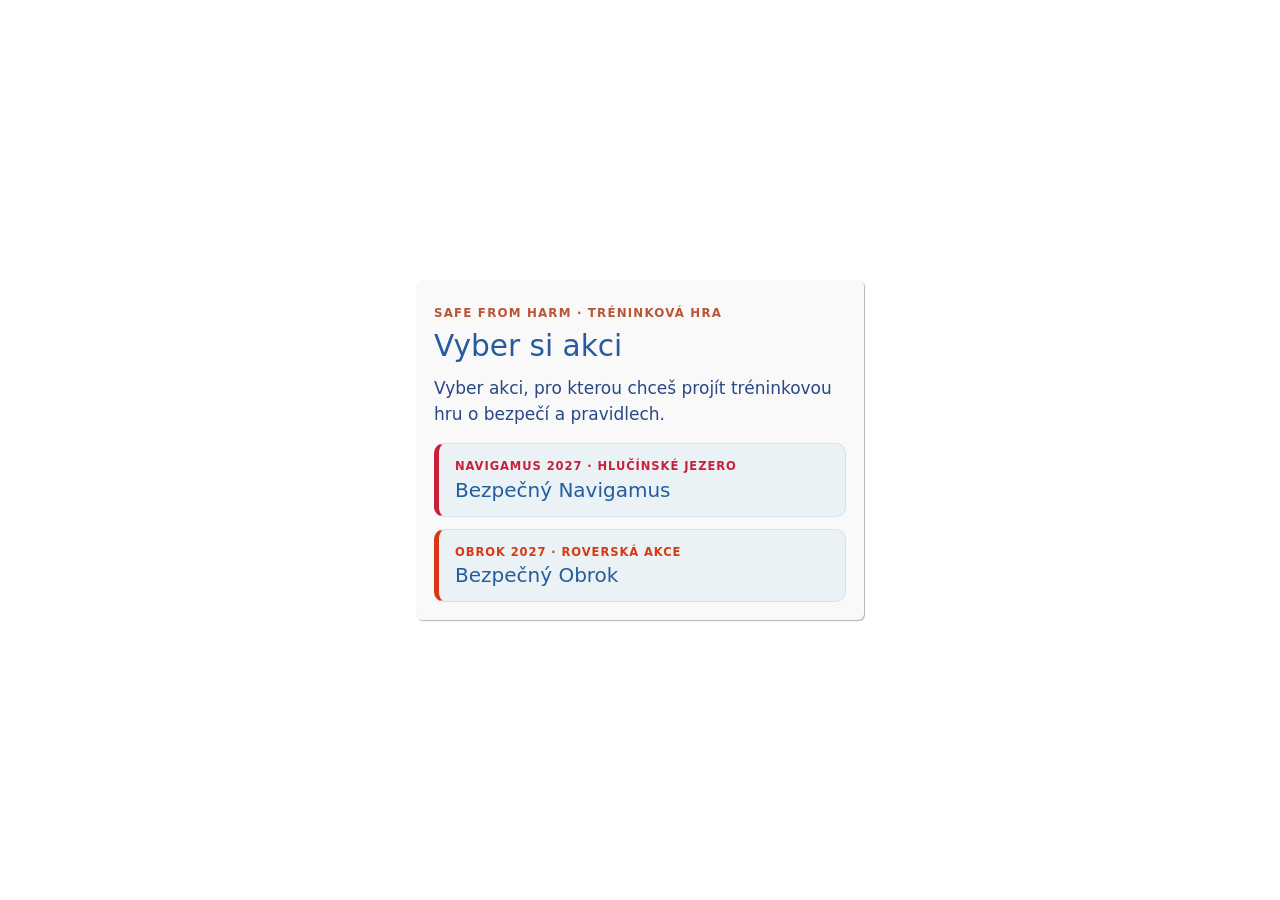
<file: index.html>
<!doctype html>
<html lang="cs">
<head>
  <meta charset="utf-8">
  <meta name="viewport" content="width=device-width, initial-scale=1, viewport-fit=cover">
  <meta name="theme-color" content="#255C9E">
  <title>Safe from Harm – Výběr akce</title>
  <link rel="stylesheet" href="style.css">
  <link rel="stylesheet" href="themes/general.css">
  <script type="module" src="js/hub.js"></script>
</head>
<body>
  <main id="app">
    <section id="screen-hub" class="screen">
      <div class="panel">
        <p class="kicker">Safe from Harm · Tréninková hra</p>
        <h1 tabindex="-1">Vyber si akci</h1>
        <p>Vyber akci, pro kterou chceš projít tréninkovou hru o bezpečí a pravidlech.</p>
        <nav id="event-list" class="event-list" aria-label="Výběr akce"></nav>
      </div>
    </section>
  </main>
</body>
</html>
</file>
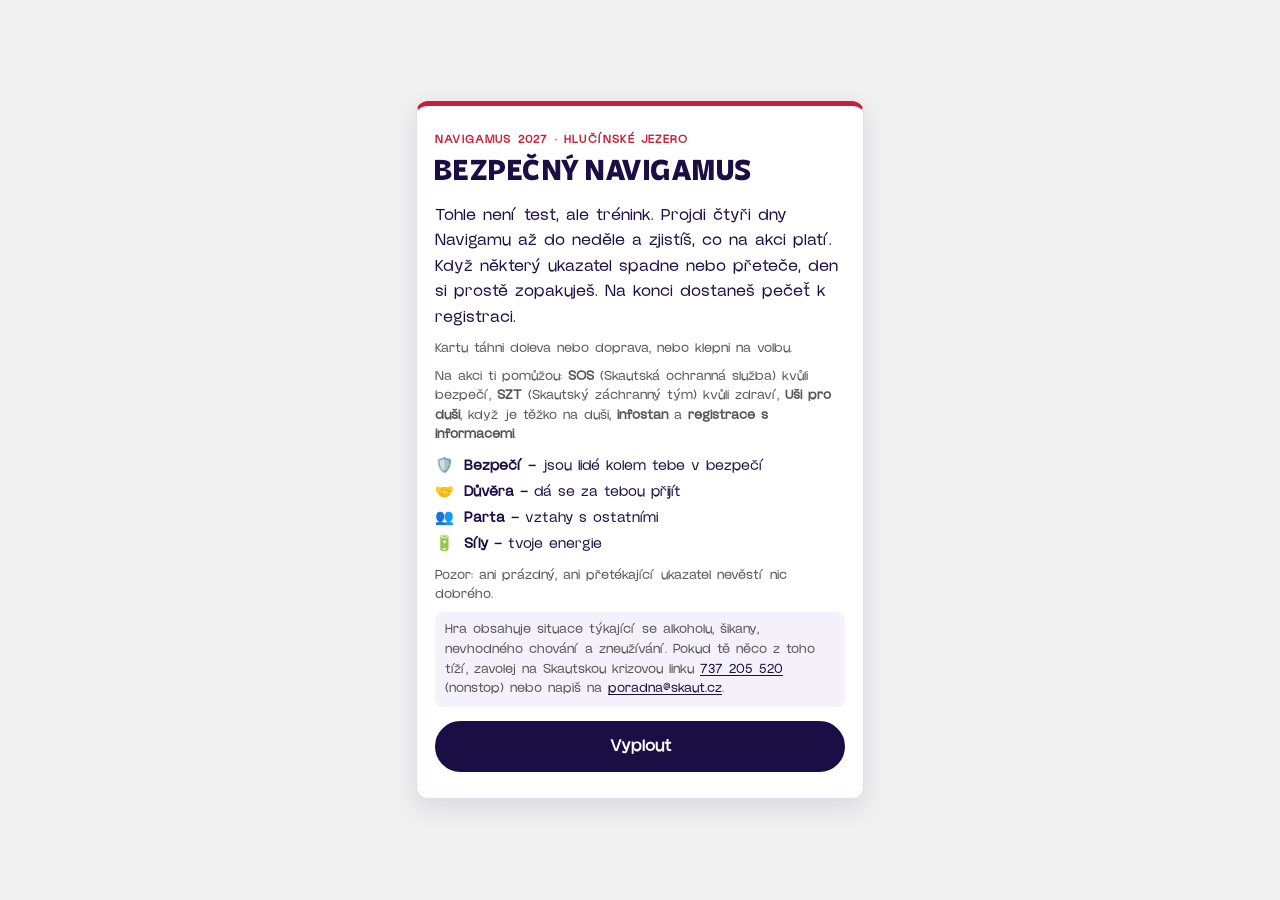
<file: navigamus/index.html>
<!doctype html>
<html lang="cs" data-event="navigamus">
<head>
  <meta charset="utf-8">
  <meta name="viewport" content="width=device-width, initial-scale=1, viewport-fit=cover">
  <meta name="theme-color" content="#1b0e44">
  <title>Bezpečný Navigamus</title>
  <link rel="stylesheet" href="../style.css">
  <link id="event-theme" rel="stylesheet" href="../themes/navigamus.css">
  <script type="module" src="../js/game.js"></script>
</head>
<body>
  <main id="app"></main>
</body>
</html>
</file>
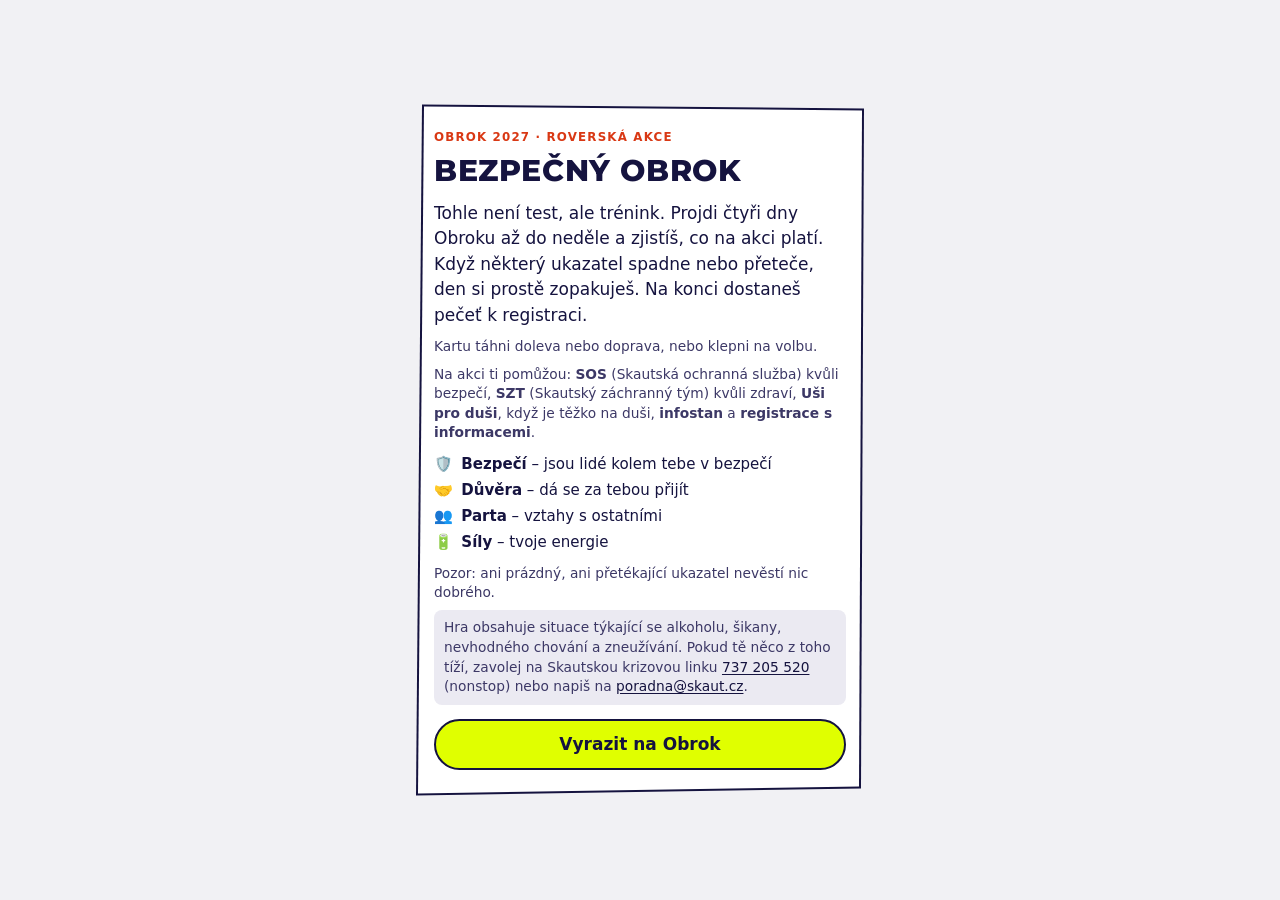
<file: obrok/index.html>
<!doctype html>
<html lang="cs" data-event="obrok">
<head>
  <meta charset="utf-8">
  <meta name="viewport" content="width=device-width, initial-scale=1, viewport-fit=cover">
  <meta name="theme-color" content="#15133F">
  <title>Bezpečný Obrok</title>
  <link rel="stylesheet" href="../style.css">
  <link id="event-theme" rel="stylesheet" href="../themes/obrok.css">
  <script type="module" src="../js/game.js"></script>
</head>
<body>
  <main id="app"></main>
</body>
</html>
</file>
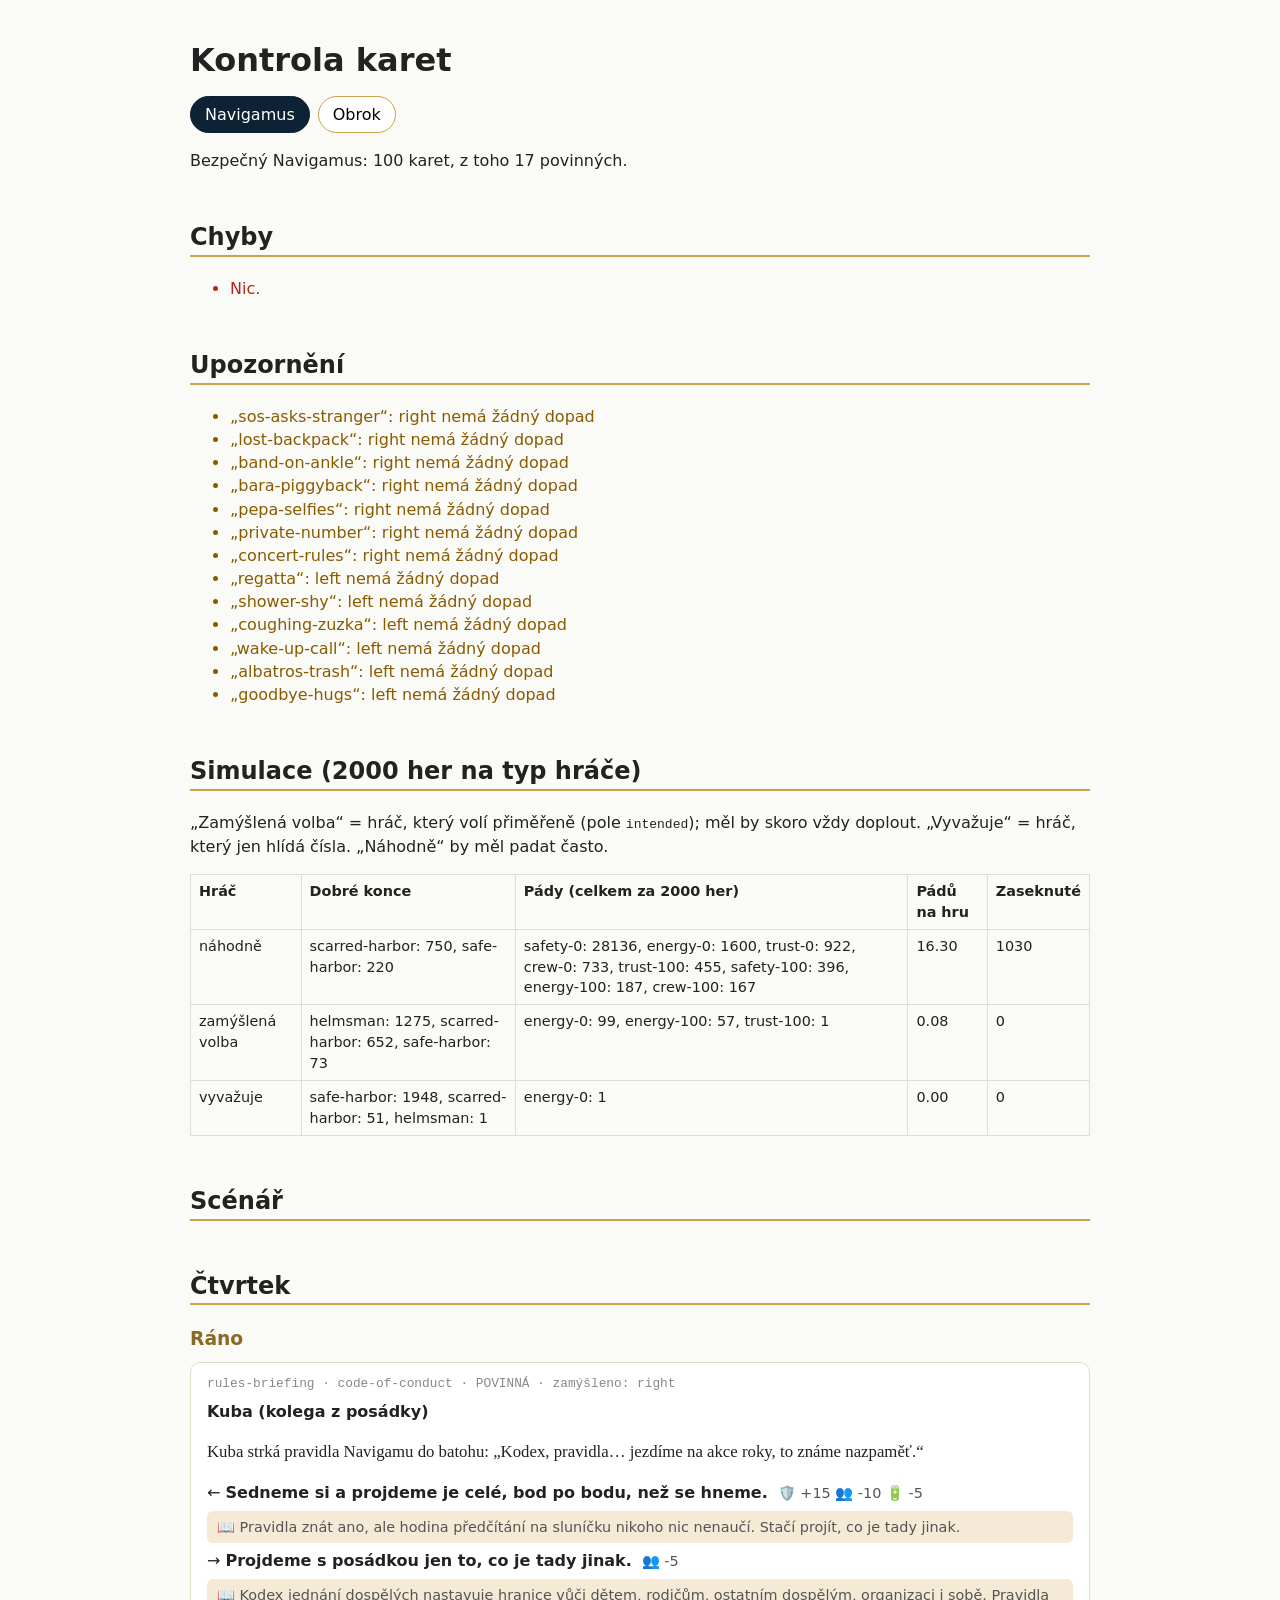
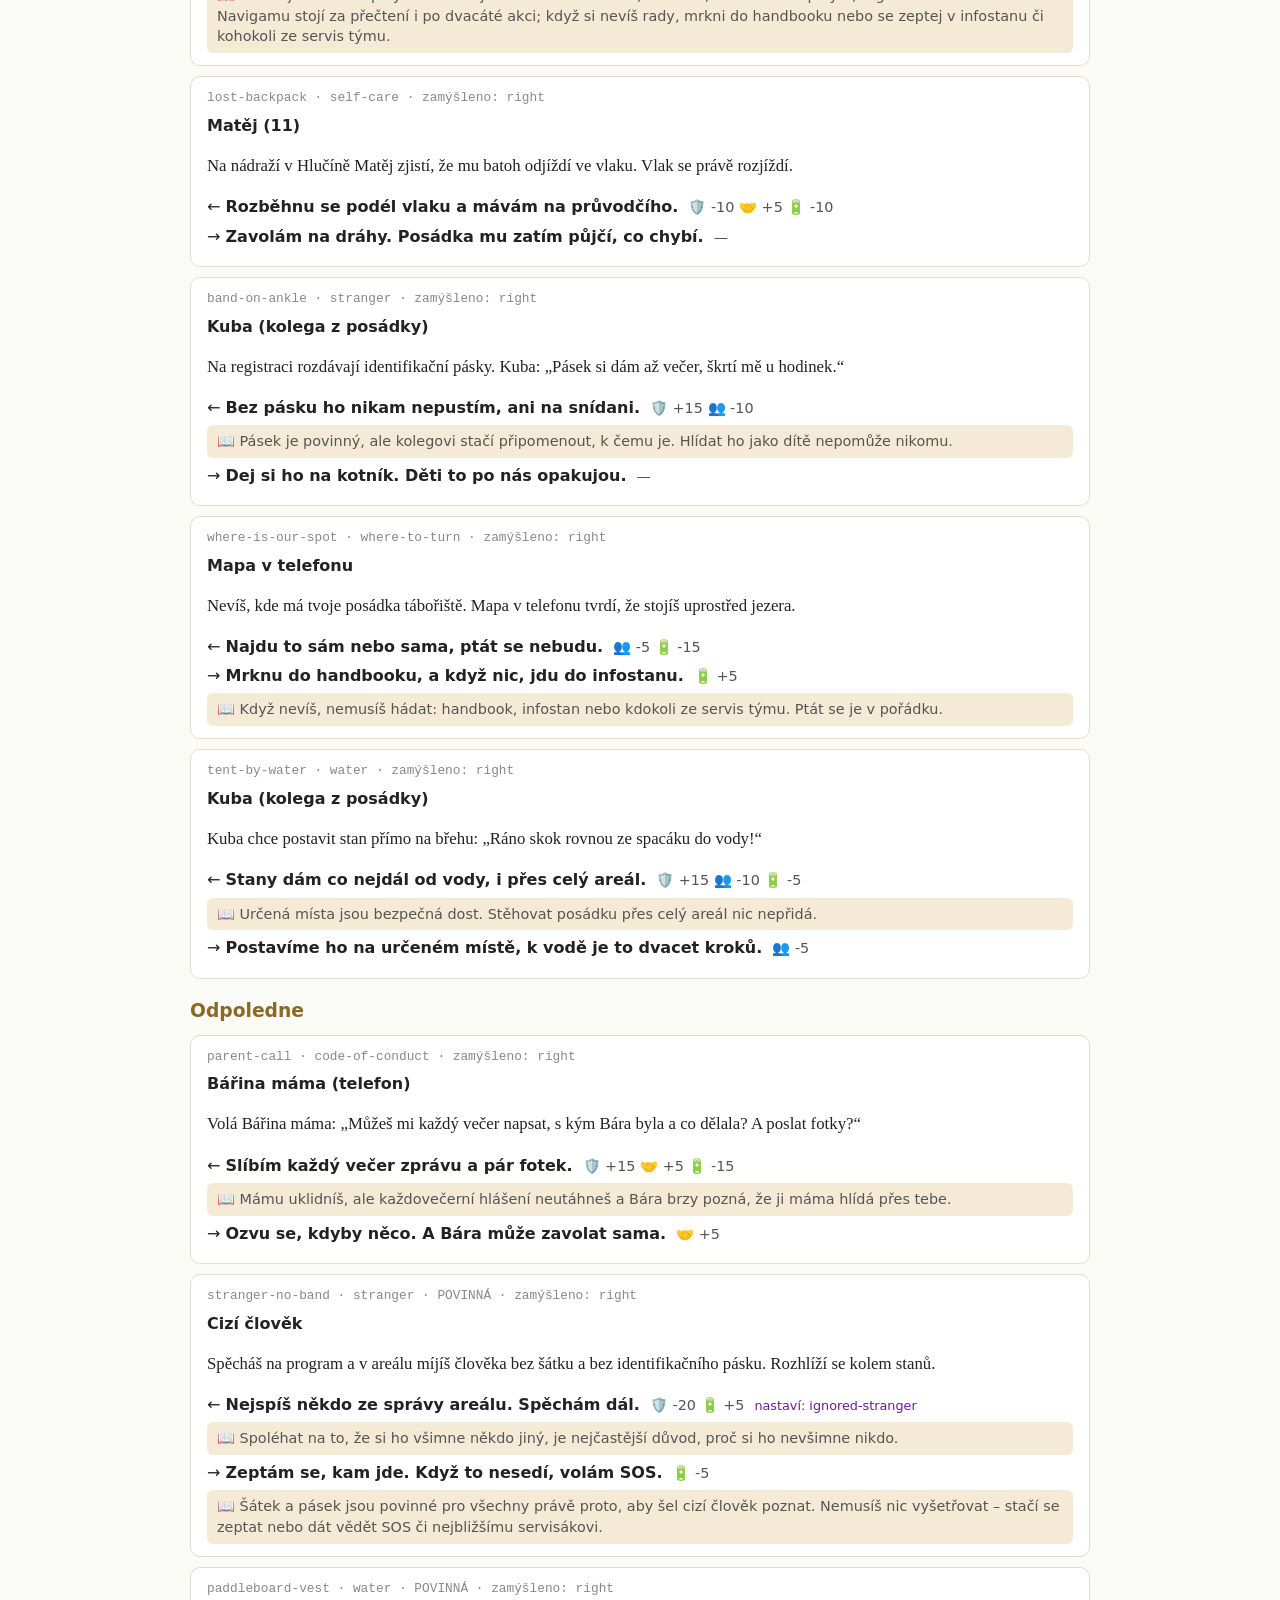
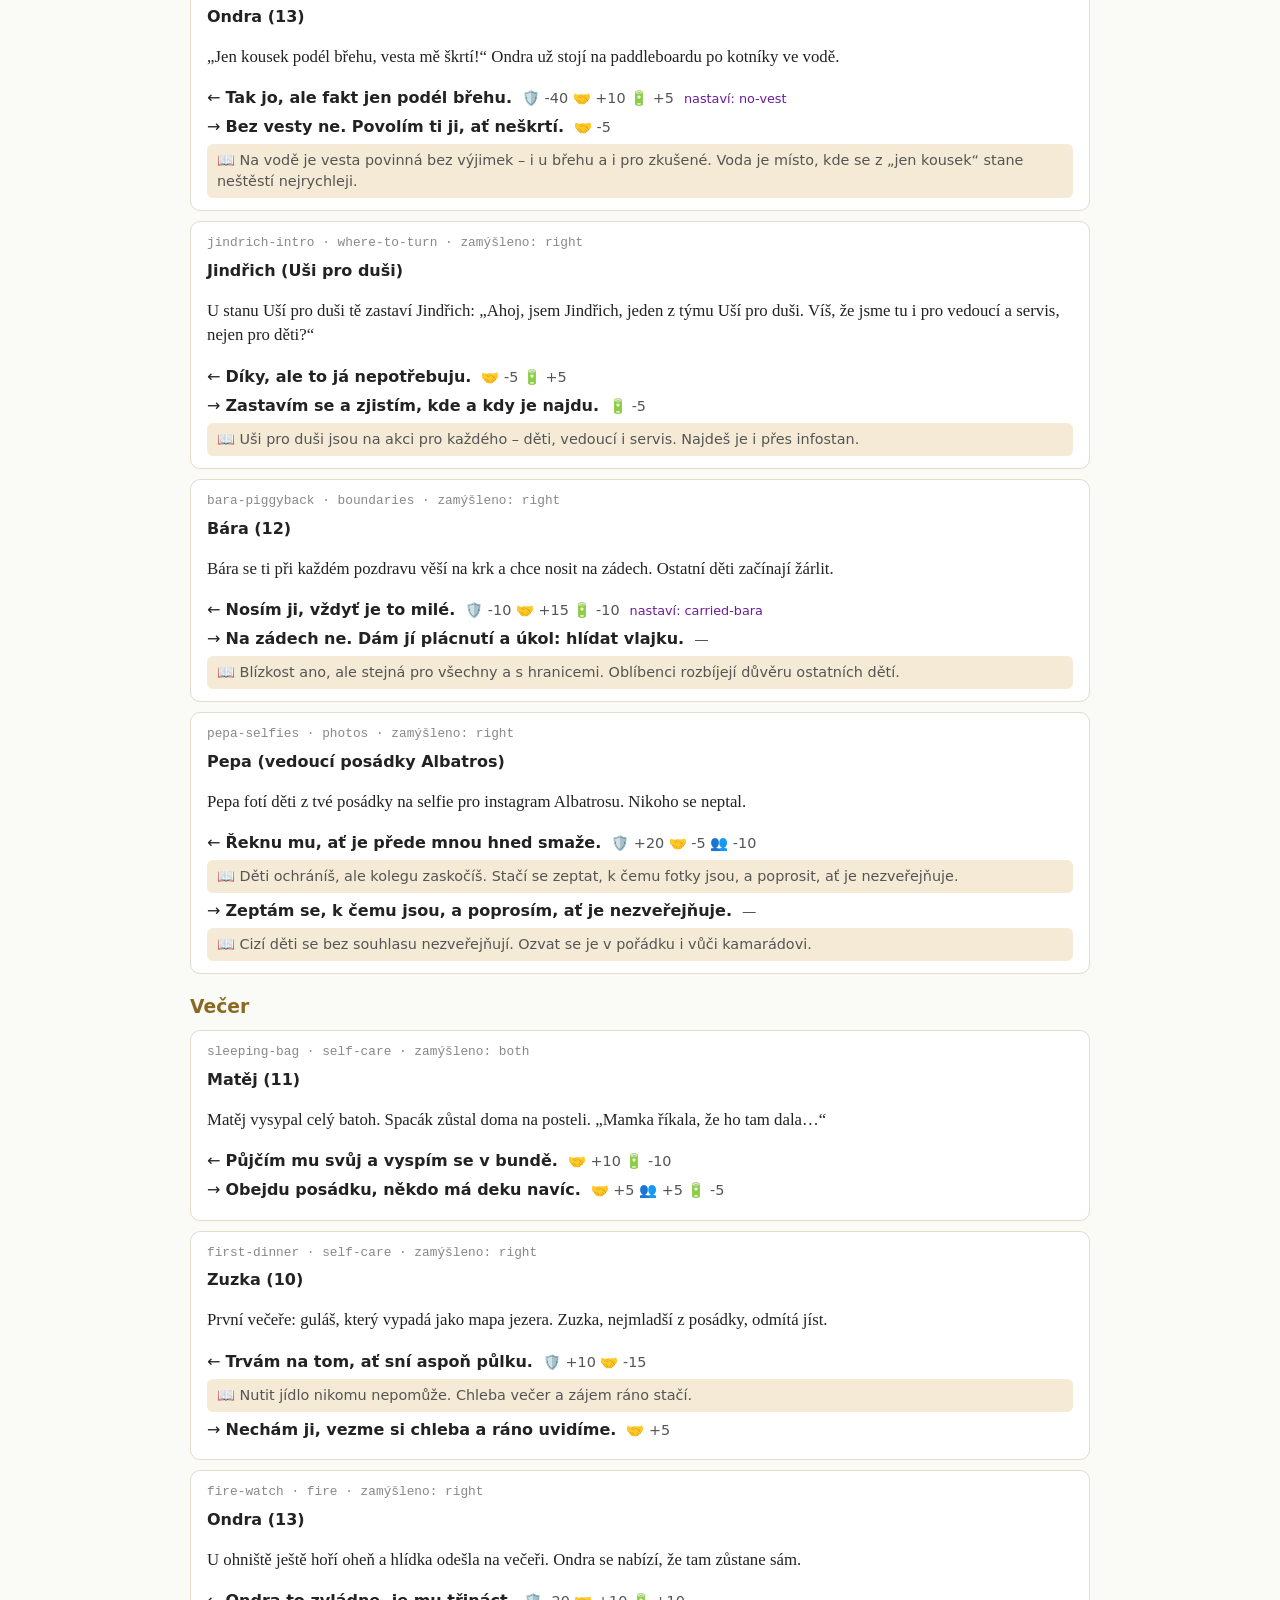
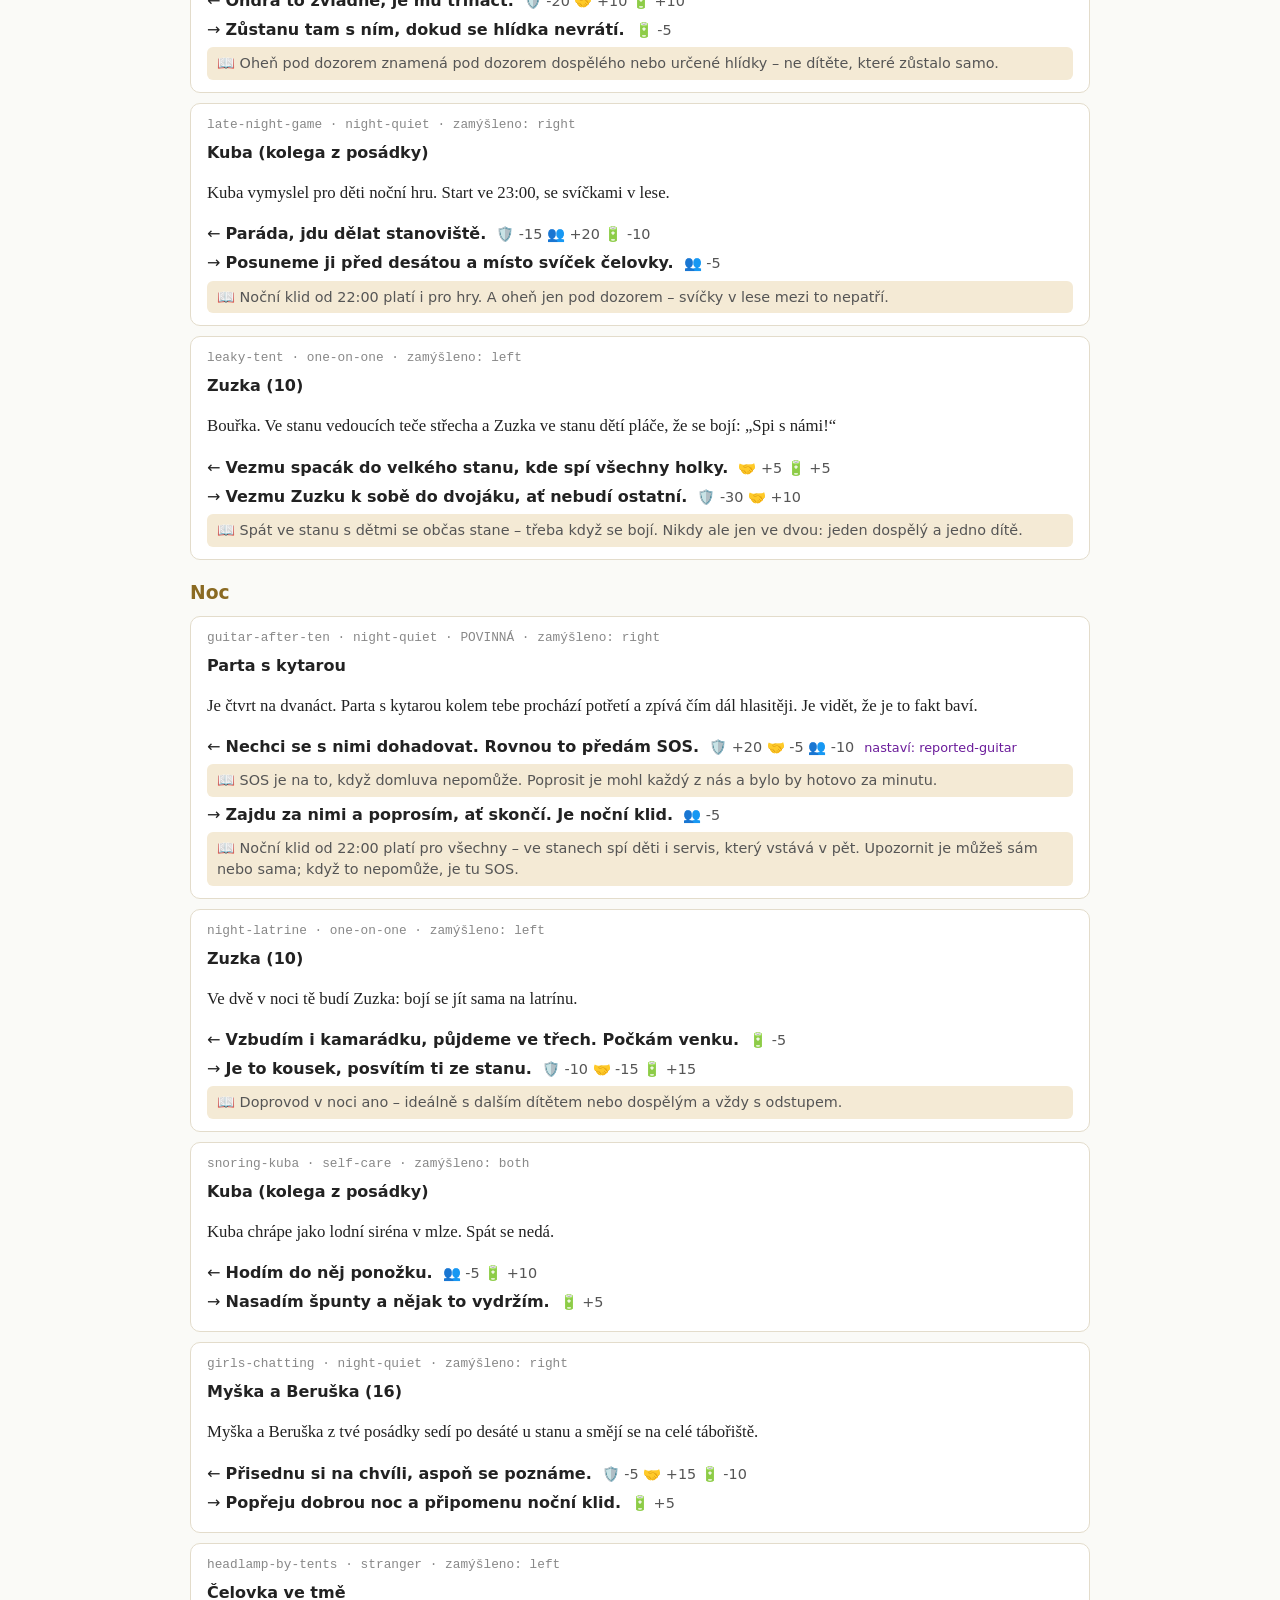
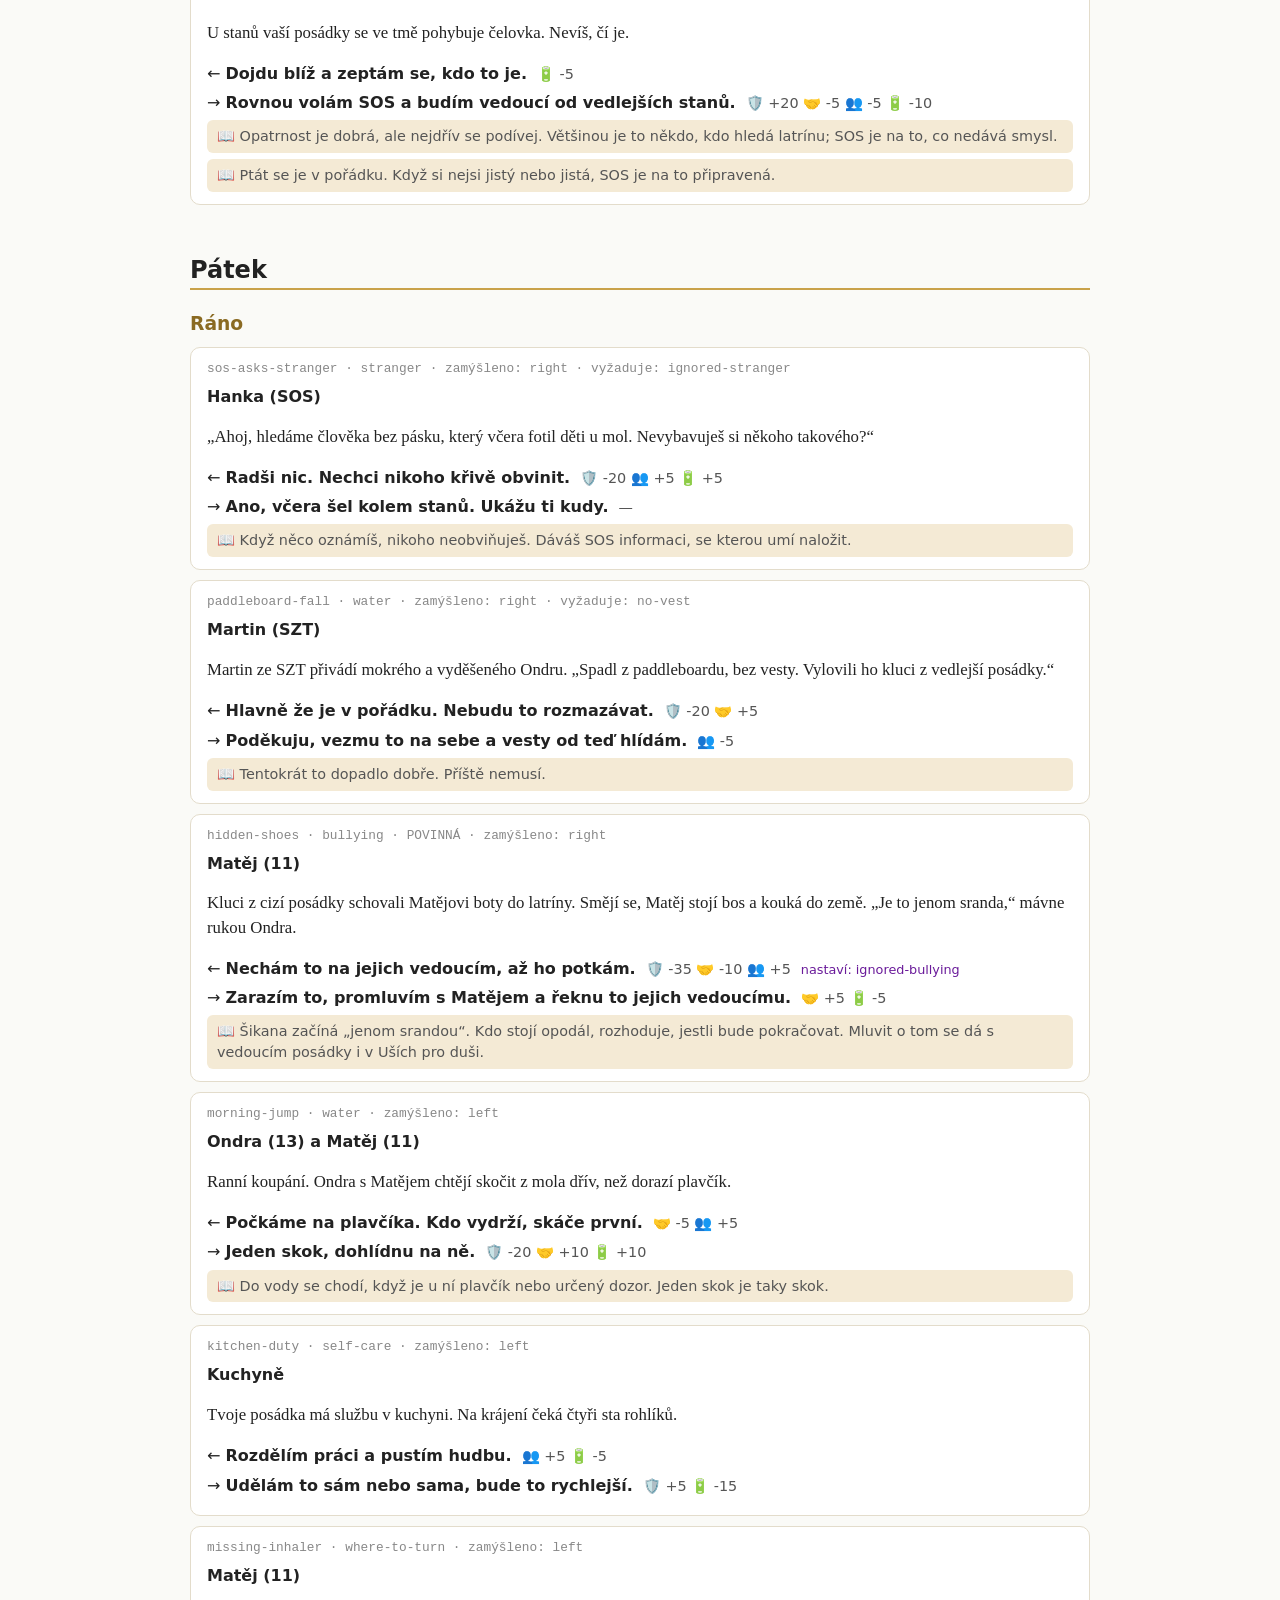
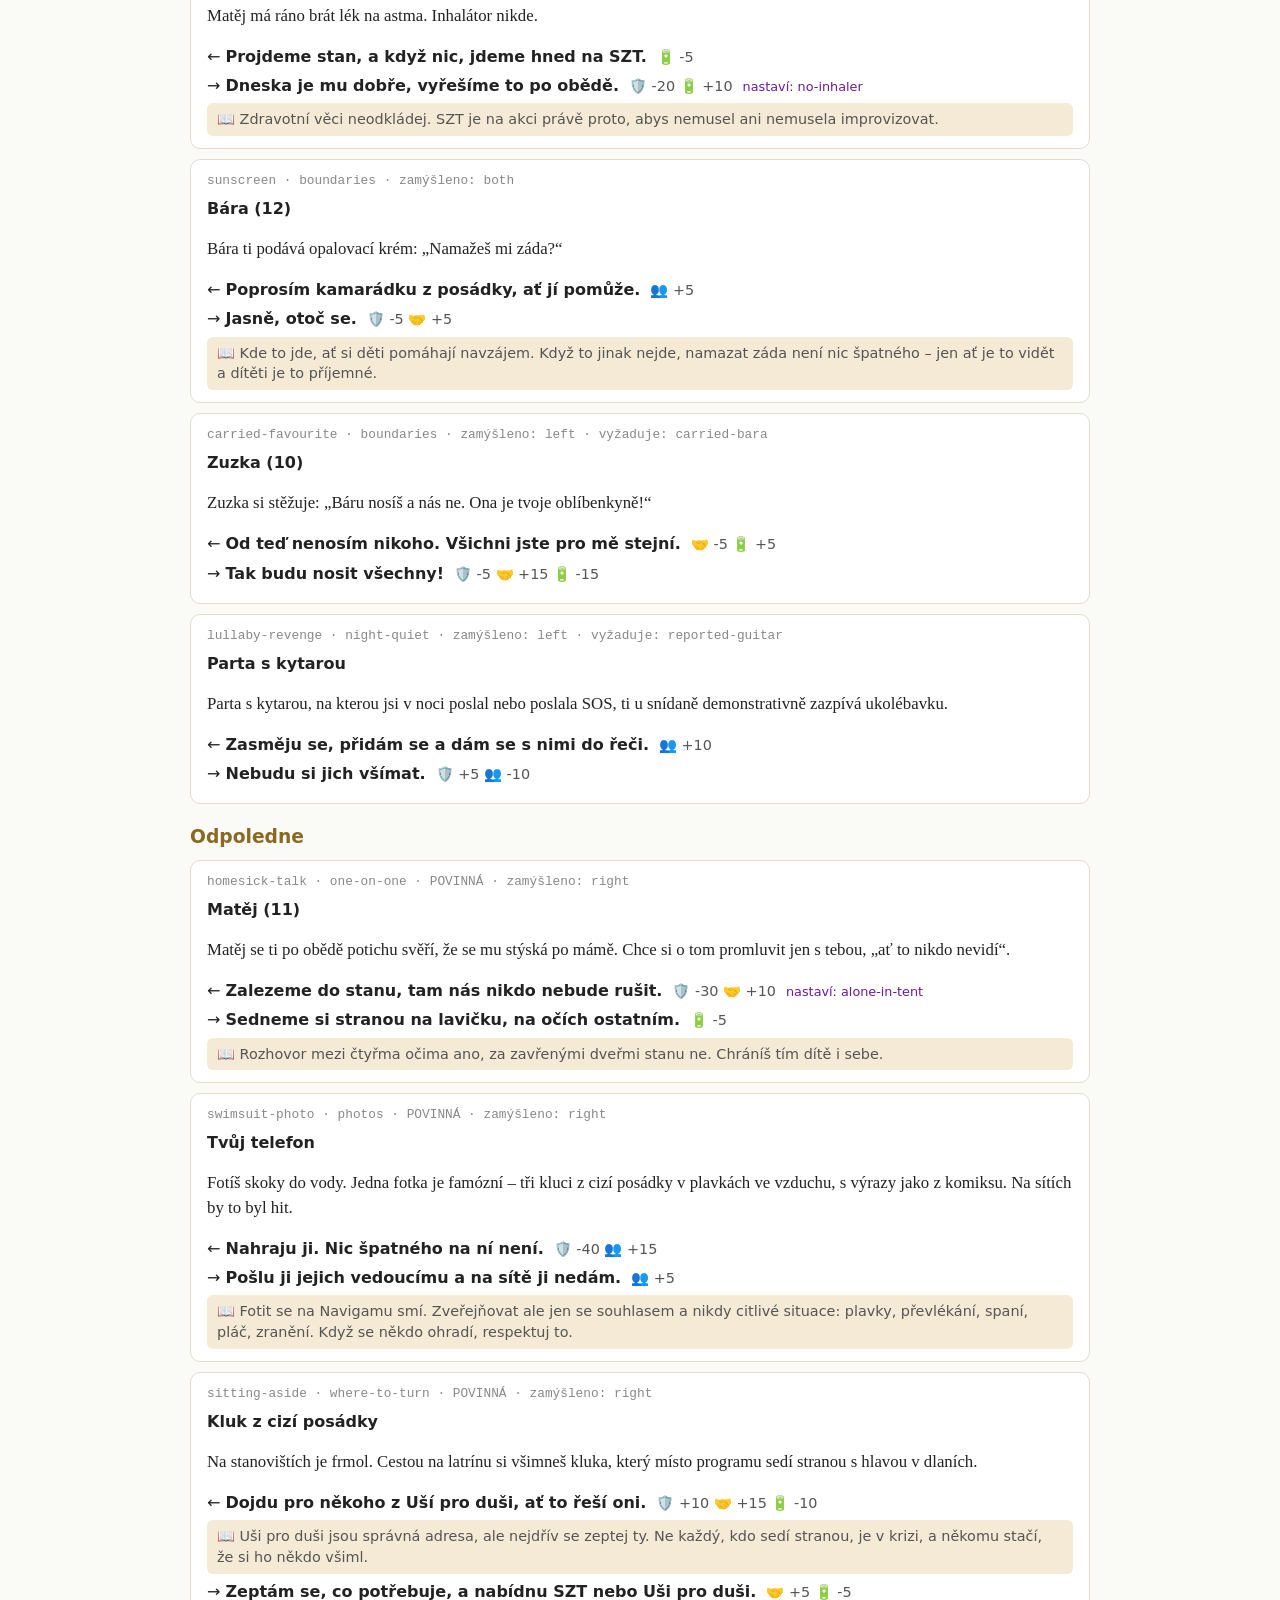
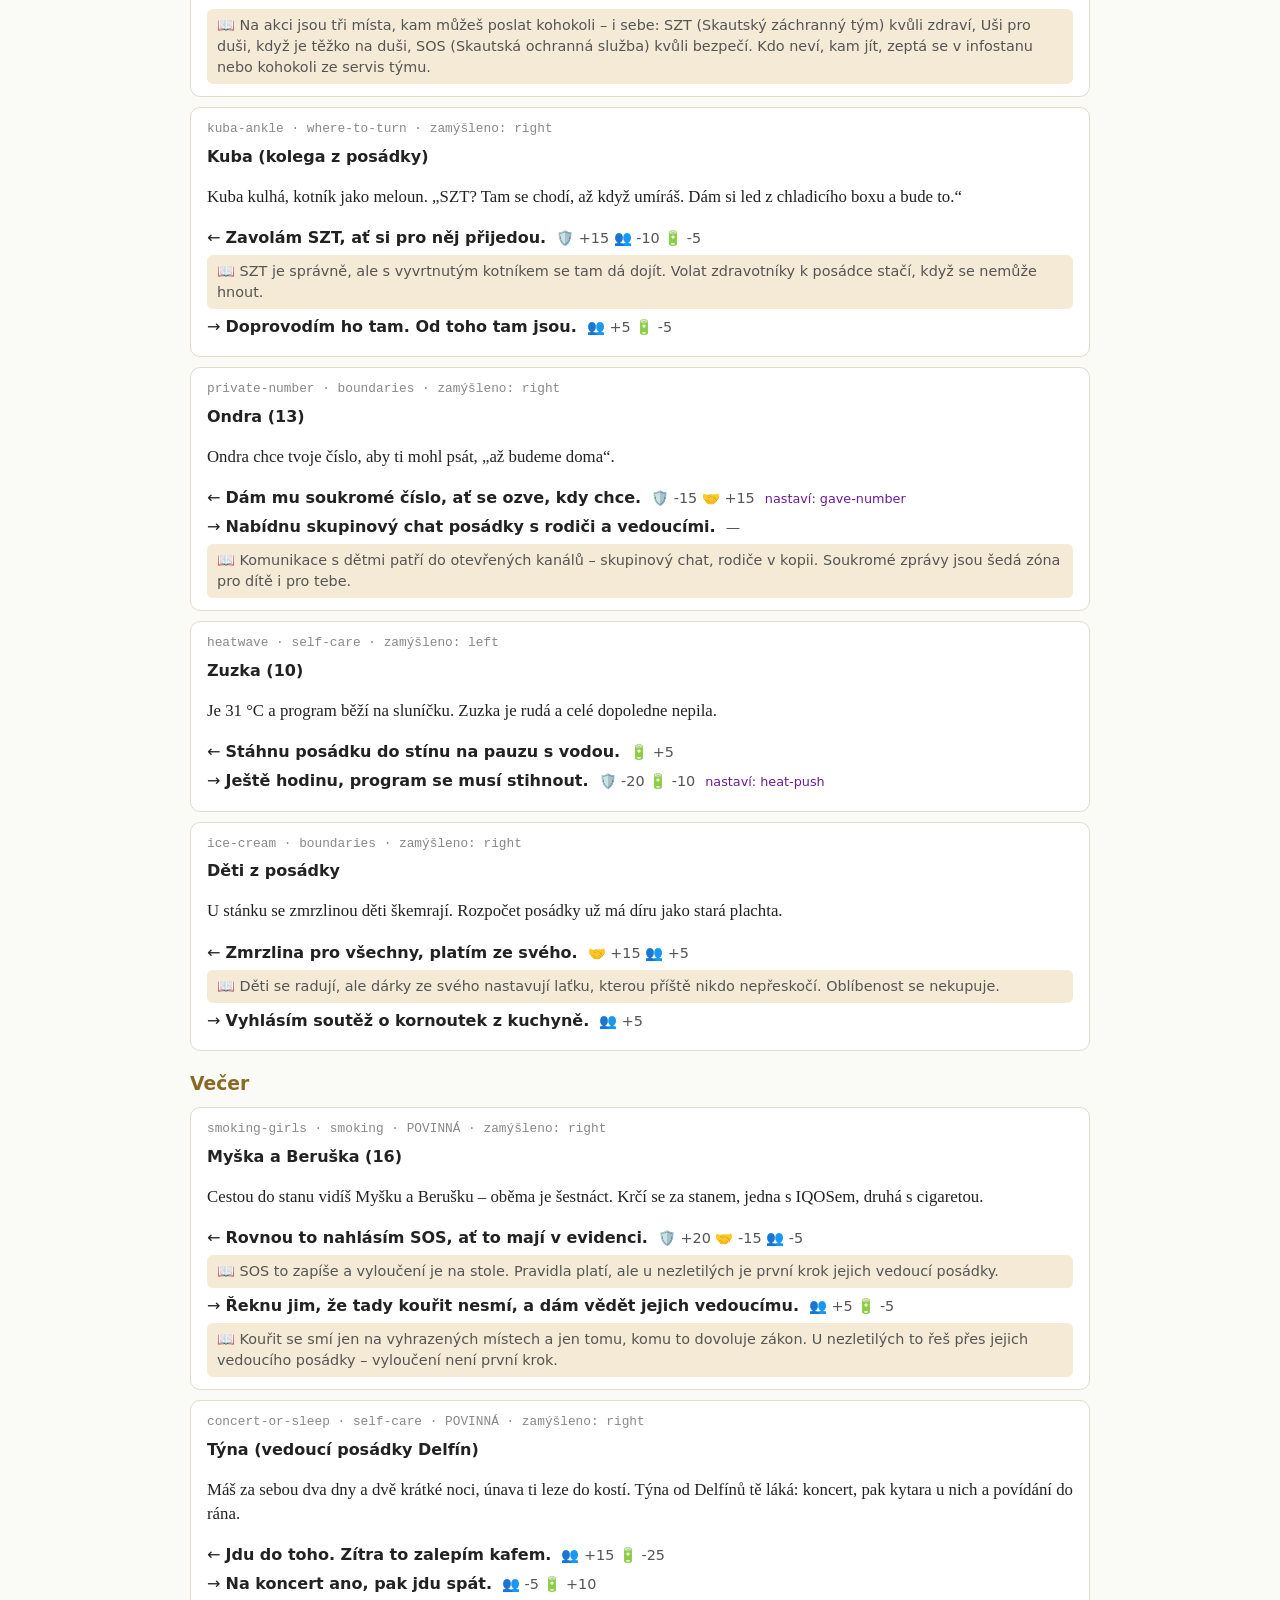
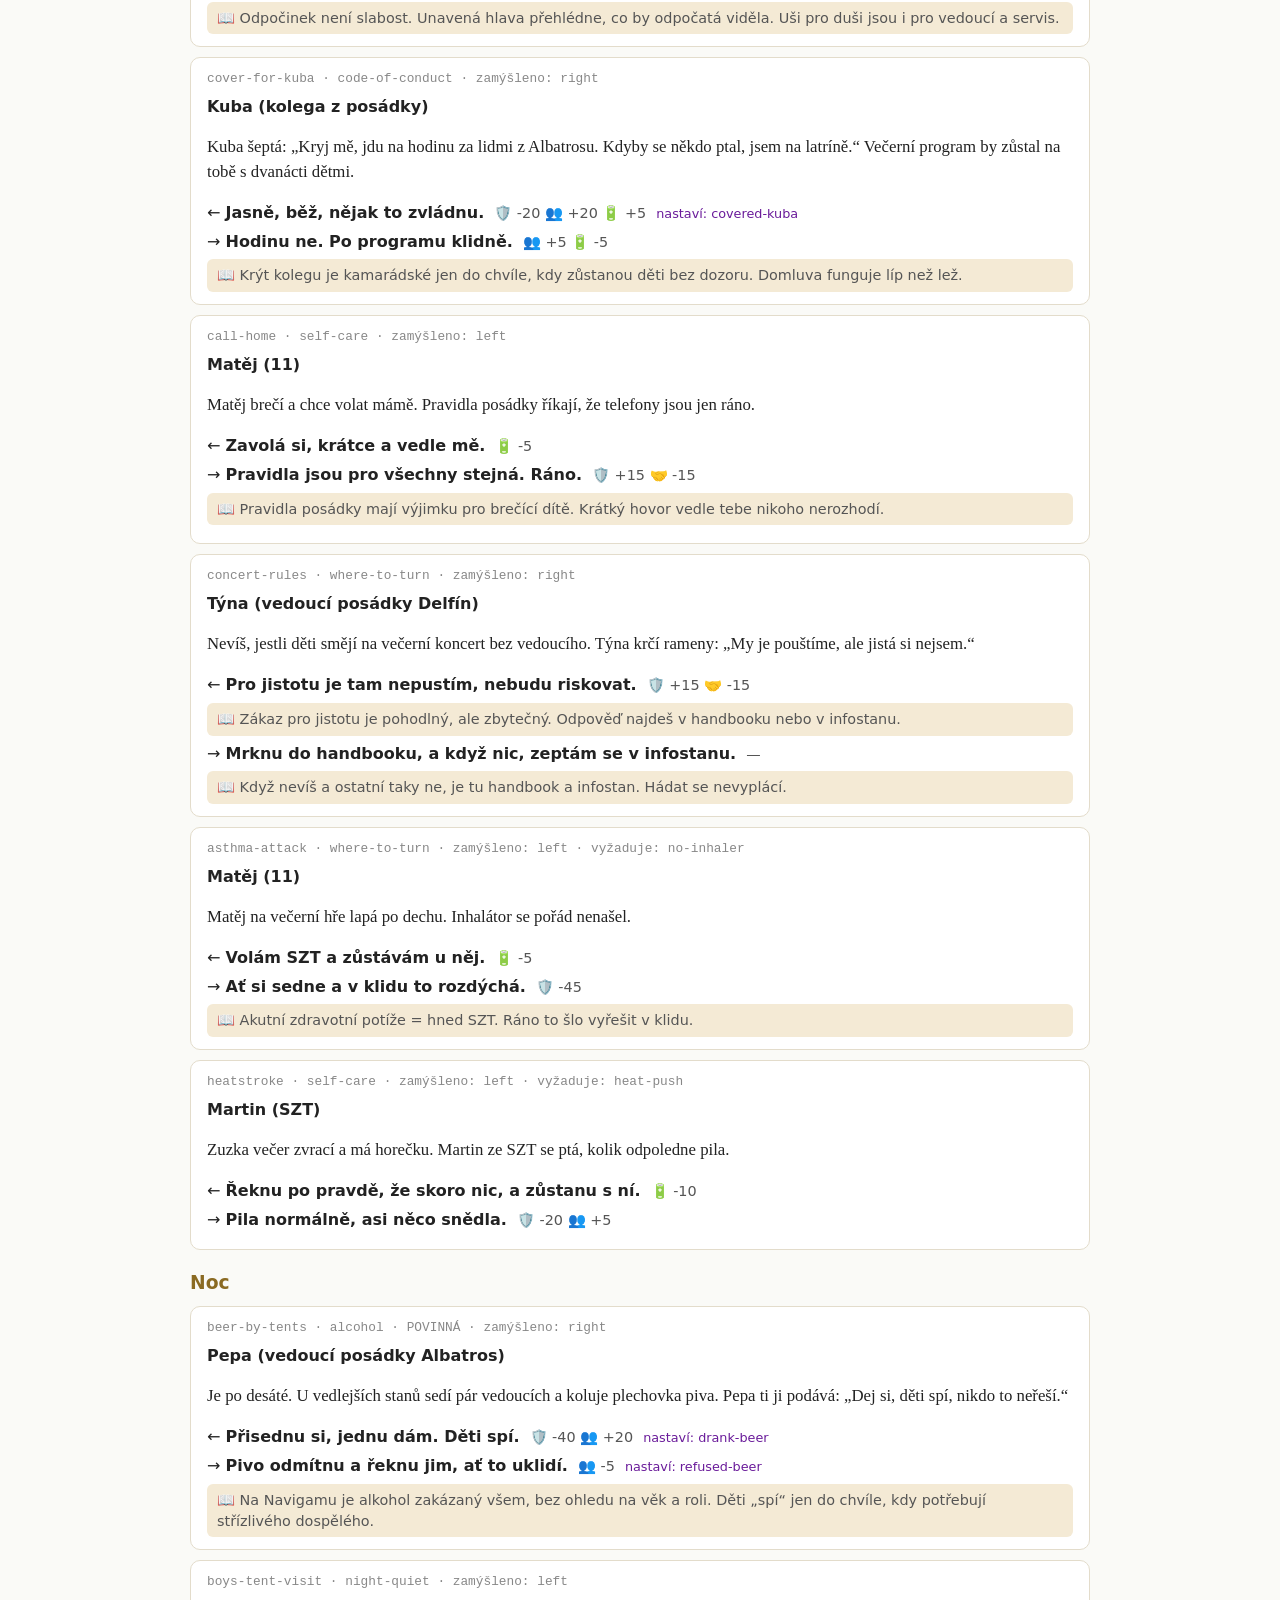
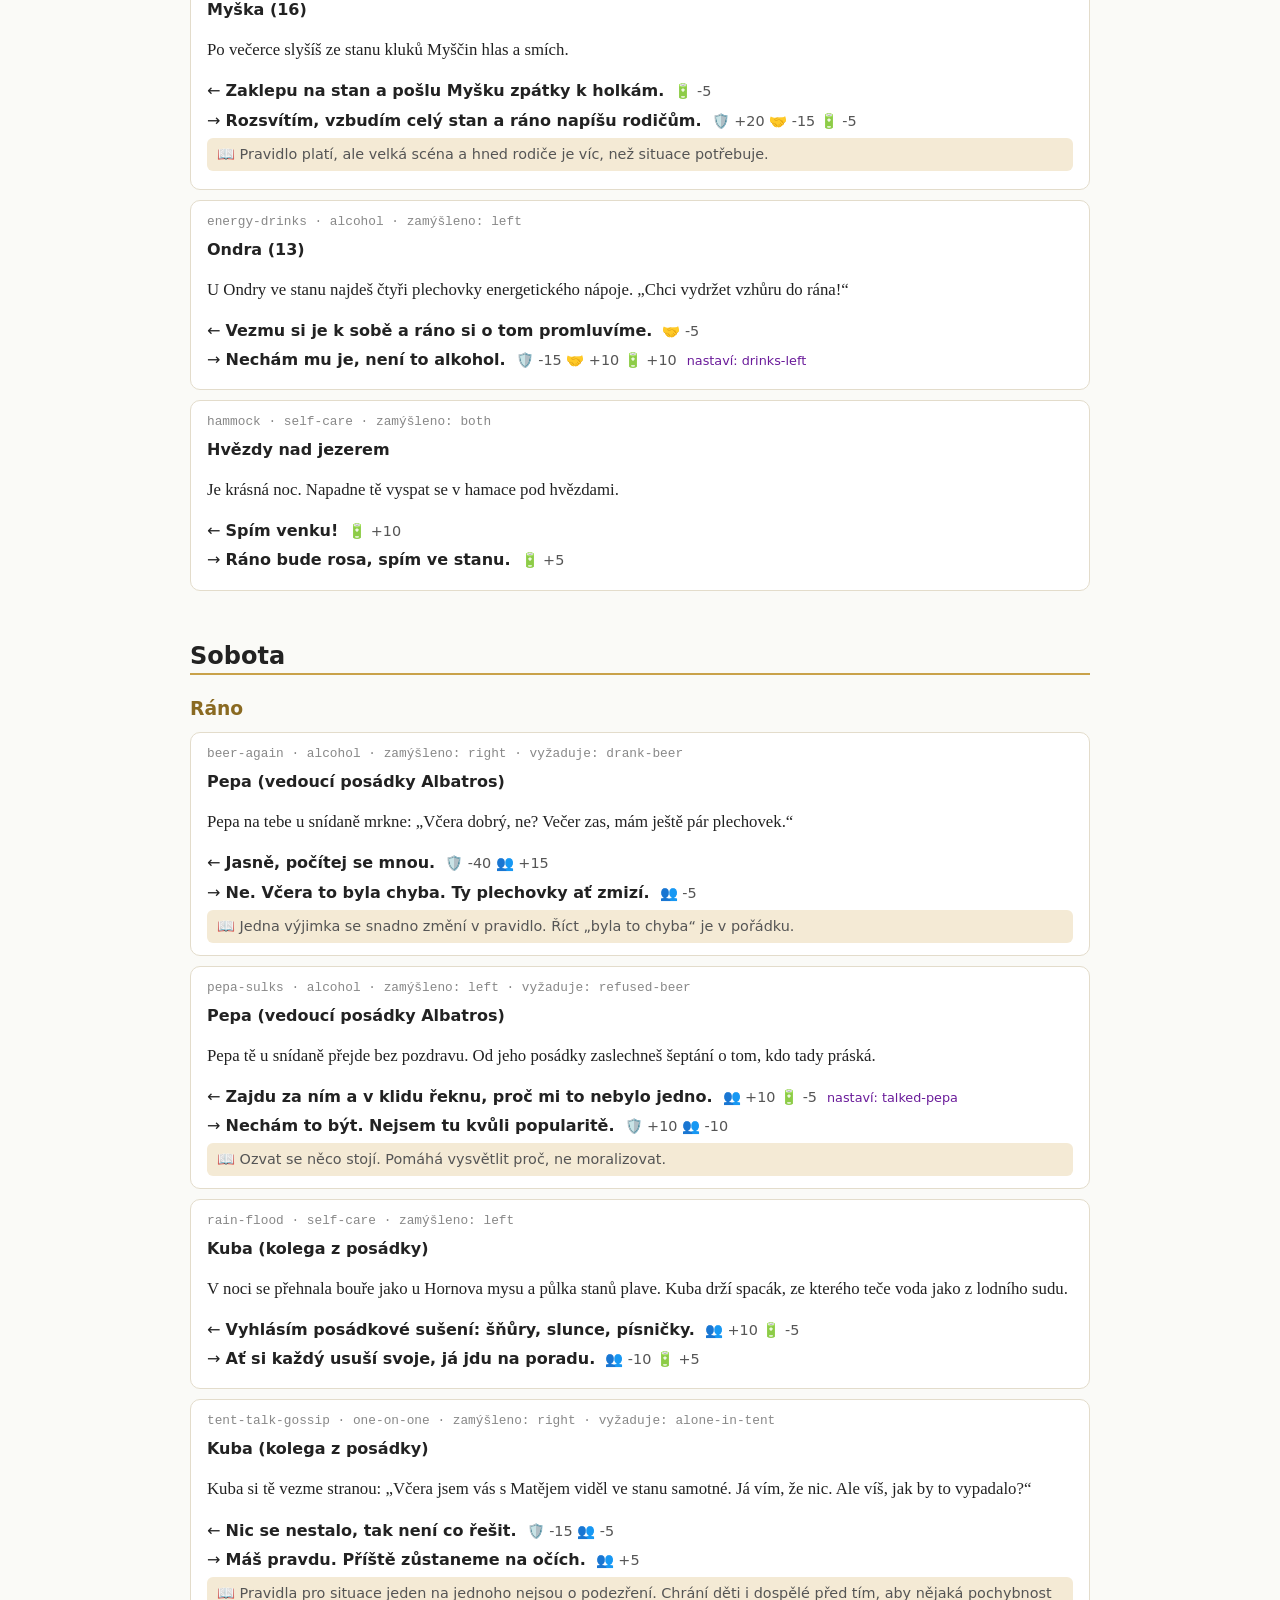
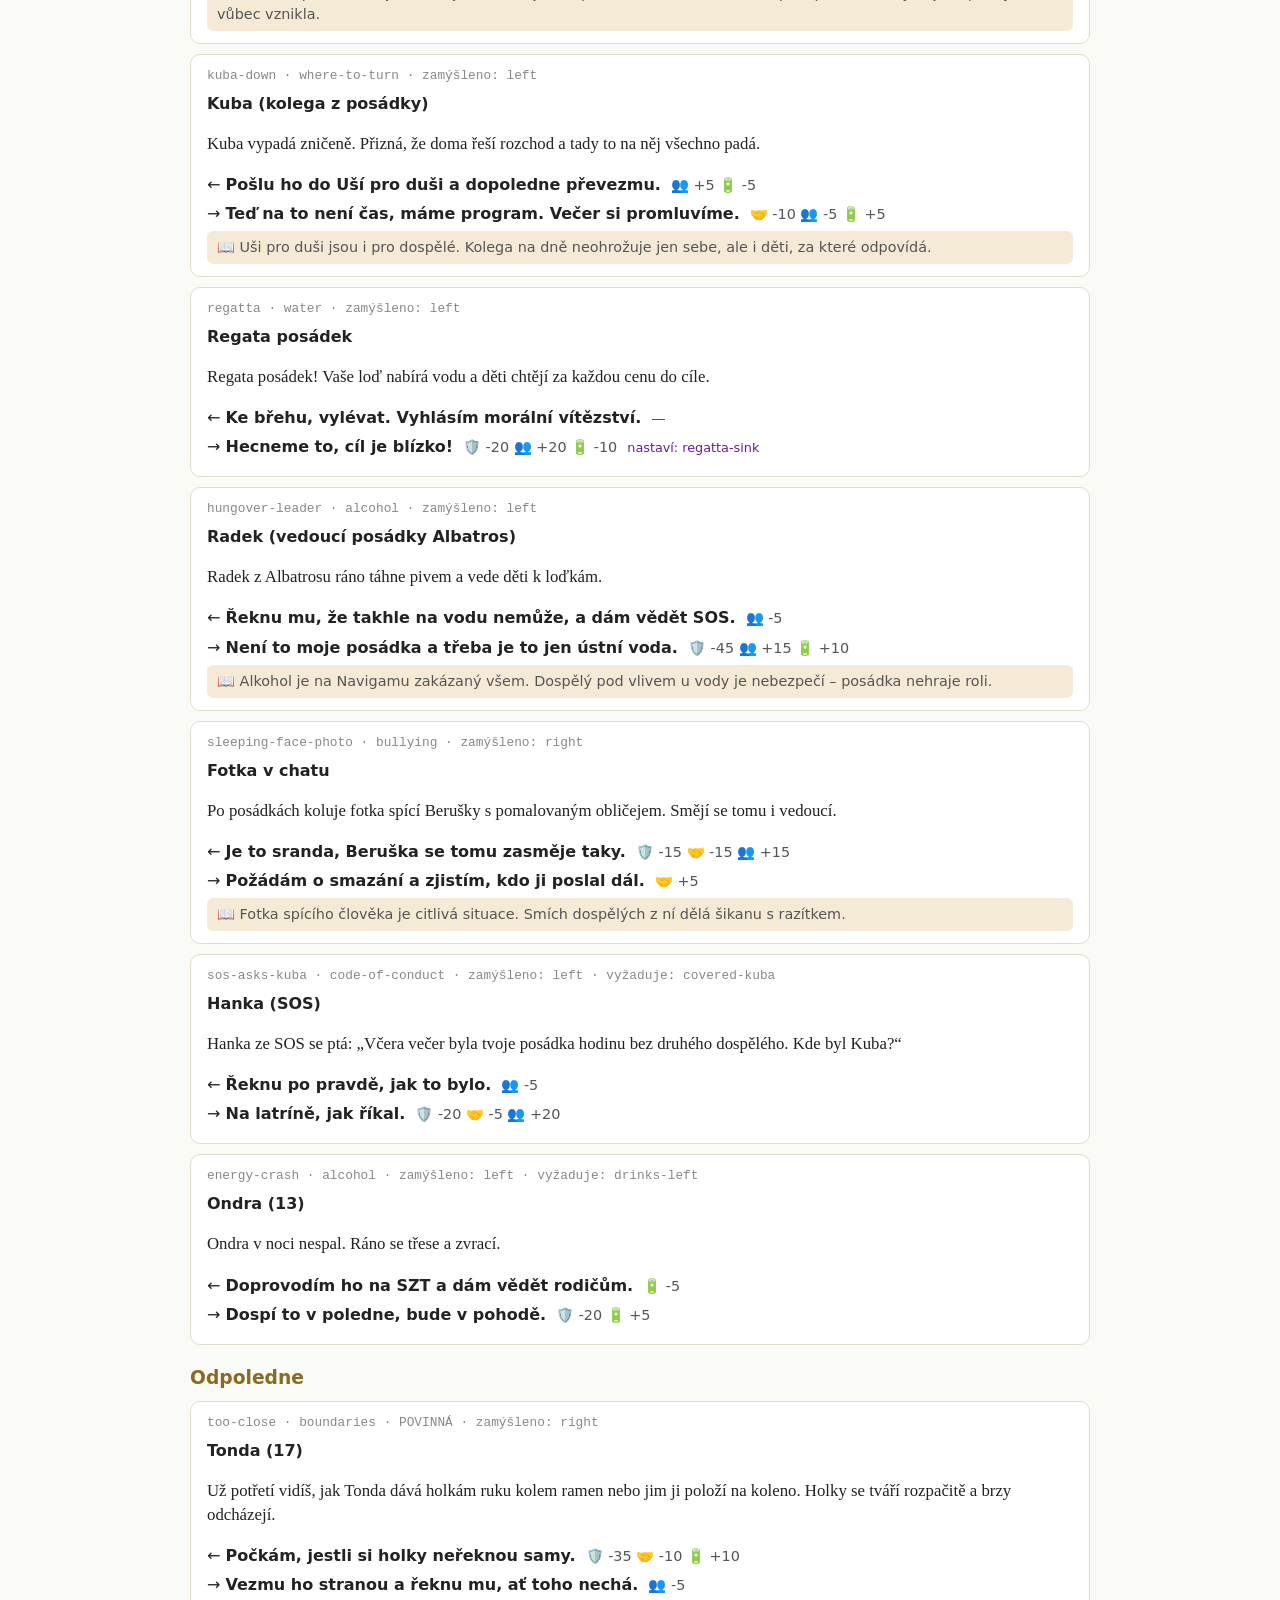
<file: check.html>
<!doctype html>
<html lang="cs">
<head>
  <meta charset="utf-8">
  <meta name="viewport" content="width=device-width, initial-scale=1">
  <title>Kontrola karet</title>
  <style>
    body { font-family: system-ui, sans-serif; max-width: 900px; margin: 0 auto; padding: 16px; color: #222; background: #fafaf7; line-height: 1.45; }
    h1 { margin-bottom: 0; }
    h2 { margin-top: 2em; border-bottom: 2px solid #c9a24a; }
    h3 { color: #8a6a22; margin-bottom: 0.4em; }
    .errors li { color: #b3261e; }
    .warnings li { color: #8a5a00; }
    .ok { color: #2e7d32; }
    table { border-collapse: collapse; width: 100%; font-size: 0.9rem; }
    th, td { border: 1px solid #ddd; padding: 6px 8px; text-align: left; vertical-align: top; }
    .card { background: #fff; border: 1px solid #e3dccb; border-radius: 10px; padding: 12px 16px; margin: 10px 0; }
    .meta { font-size: 0.8rem; color: #888; margin: 0; font-family: ui-monospace, monospace; }
    .character { font-weight: bold; margin: 0.4em 0 0; }
    .text { font-family: Georgia, serif; font-size: 1.05rem; }
    .choice { margin: 6px 0; }
    .choice .label { font-weight: 600; }
    .choice .effect { margin-left: 10px; font-size: 0.9rem; color: #555; white-space: nowrap; }
    .choice .flag { margin-left: 10px; font-size: 0.8rem; color: #6a1b9a; }
    .log { font-size: 0.9rem; color: #555; background: #f4ead5; padding: 6px 10px; border-radius: 6px; margin: 6px 0 0; }
    .switcher { display: flex; gap: 8px; margin: 12px 0; }
    .switcher button { padding: 6px 14px; border-radius: 999px; border: 1px solid #c9a24a; background: #fff; cursor: pointer; font: inherit; }
    .switcher button.active { background: #0d2235; color: #fff; border-color: #0d2235; }
  </style>
  <script type="module" src="js/check.js"></script>
</head>
<body>
  <h1>Kontrola karet</h1>
  <div id="event-switcher" class="switcher"></div>
  <p id="summary">Načítám…</p>
  <h2>Chyby</h2>
  <div id="errors"></div>
  <h2>Upozornění</h2>
  <div id="warnings"></div>
  <h2>Simulace (2000 her na typ hráče)</h2>
  <p>„Zamýšlená volba“ = hráč, který volí přiměřeně (pole <code>intended</code>); měl by skoro vždy doplout. „Vyvažuje“ = hráč, který jen hlídá čísla. „Náhodně“ by měl padat často.</p>
  <div id="sim">Počítám…</div>
  <h2>Scénář</h2>
  <div id="script"></div>
</body>
</html>
</file>
<file: style.css>
:root {
  --bg: #ebf2f5;
  --bg-pattern: none;
  --surface: #ffffff;
  --surface-alt: #f4f6f9;
  --ink: #1f2d3d;
  --ink-soft: #5c6b7a;
  --brand: #255C9E;
  --brand-contrast: #ffffff;
  --accent: #B85637;
  --accent-contrast: #ffffff;
  --fading: #dce6f0;
  --danger: #c92039;
  --radius: 14px;
  --shadow: 0 10px 30px rgb(0 0 0 / 0.12);
  --font-heading: Georgia, "Iowan Old Style", serif;
  --font-body: system-ui, -apple-system, "Segoe UI", Roboto, sans-serif;
  --heading-transform: none;
  --heading-tracking: normal;
  --heading-weight: 700;
}

* { box-sizing: border-box; }

html, body { margin: 0; height: 100%; overflow-x: hidden; }

body {
  background-color: var(--bg);
  background-image: var(--bg-pattern);
  color: var(--ink);
  font-family: var(--font-body);
  font-size: 17px;
  line-height: 1.5;
  -webkit-tap-highlight-color: transparent;
}

#app {
  max-width: 480px;
  margin: 0 auto;
  min-height: 100dvh;
  padding: max(16px, env(safe-area-inset-top)) 16px max(16px, env(safe-area-inset-bottom));
  display: flex;
  flex-direction: column;
}

.screen { flex: 1; display: flex; flex-direction: column; }
.screen[hidden] { display: none; }

h1, h2, h3 {
  font-family: var(--font-heading);
  font-weight: var(--heading-weight);
  text-transform: var(--heading-transform);
  letter-spacing: var(--heading-tracking);
  color: var(--brand);
  margin: 0.15em 0 0.45em;
}
h1 { font-size: 1.85rem; line-height: 1.15; }
h2 { font-size: 1.5rem; line-height: 1.2; }
h1:focus, h2:focus, .card:focus { outline: none; }
a { color: var(--brand); text-underline-offset: 2px; }

.kicker {
  text-transform: uppercase;
  letter-spacing: 0.1em;
  font-size: 0.74rem;
  font-weight: 700;
  color: var(--accent);
  margin: 0;
}

.subhead {
  font-size: 0.85rem;
  font-weight: 700;
  color: var(--accent);
  margin: 0 0 0.35em;
}

.panel {
  background: var(--surface);
  color: var(--ink);
  border-radius: var(--radius);
  padding: 18px 18px;
  margin: auto 0;
  box-shadow: var(--shadow);
  border: 1px solid var(--fading);
}

.panel p { margin: 0.55em 0; }
.note { font-size: 0.86rem; color: var(--ink-soft); line-height: 1.42; }
.warning-note {
  padding: 8px 10px;
  border-radius: 8px;
  background: var(--surface-alt);
}
.found { font-size: 0.84rem; color: var(--ink-soft); text-align: center; margin-bottom: 0; }

.legend { list-style: none; padding: 0; margin: 0.65em 0; font-size: 0.94rem; }
.legend li { margin: 0.25em 0; }
.legend span { display: inline-block; width: 1.5em; }

/* ---------- event switcher (root hub) ---------- */

.event-list {
  display: flex;
  flex-direction: column;
  gap: 12px;
  margin-top: 16px;
}

.event-card {
  display: flex;
  flex-direction: column;
  gap: 2px;
  padding: 14px 16px;
  border-radius: var(--radius);
  border: 1px solid var(--fading);
  border-left: 5px solid var(--event-accent, var(--accent));
  background: var(--surface-alt);
  color: var(--ink);
  text-decoration: none;
  transition: transform 0.12s ease, border-color 0.15s ease, box-shadow 0.15s ease;
}

.event-card:hover {
  border-color: var(--event-color, var(--brand));
  border-left-color: var(--event-accent, var(--accent));
  box-shadow: 0 4px 12px rgb(0 0 0 / 0.08);
  transform: translateY(-1px);
}

.event-card:active { transform: scale(0.99); }
.event-card:focus-visible { outline: 3px solid var(--accent); outline-offset: 2px; }

.event-card-kicker {
  text-transform: uppercase;
  letter-spacing: 0.08em;
  font-size: 0.72rem;
  font-weight: 700;
  color: var(--event-accent, var(--accent));
}

.event-card-title {
  font-family: var(--font-heading);
  font-size: 1.25rem;
  line-height: 1.2;
  color: var(--brand);
}

.event-card-status {
  font-size: 0.82rem;
  color: var(--ink-soft);
  margin-top: 4px;
}

/* ---------- buttons ---------- */

.actions { display: flex; flex-direction: column; gap: 10px; margin-top: 14px; }

button {
  font: inherit;
  min-height: 46px;
  border: 2px solid var(--brand);
  background: transparent;
  color: var(--ink);
  border-radius: 999px;
  padding: 11px 18px;
  cursor: pointer;
  transition: transform 0.12s ease, background-color 0.15s ease, border-color 0.15s ease;
}
button:active { transform: scale(0.98); }
button.primary {
  background: var(--brand);
  color: var(--brand-contrast);
  border-color: var(--brand);
  font-weight: 700;
}
button:focus-visible { outline: 3px solid var(--accent); outline-offset: 2px; }

/* ---------- meters ---------- */

.meters { display: flex; justify-content: space-around; padding: 4px 0 8px; }

.meter { display: flex; flex-direction: column; align-items: center; gap: 4px; }

.meter .gauge {
  position: relative;
  width: 52px;
  height: 52px;
  border-radius: 50%;
  border: 2px solid var(--brand);
  overflow: hidden;
  background: var(--surface);
  display: grid;
  place-items: center;
}
.meter .fill {
  position: absolute;
  left: 0; right: 0; bottom: 0;
  background: var(--fading);
  transition: height 0.5s ease, background 0.3s;
}
.meter.danger .fill { background: var(--danger); opacity: 0.45; }
.meter.danger .gauge { border-color: var(--danger); }
.meter .icon { position: relative; font-size: 1.5rem; }

/* Fixed-size box below the gauge, scaled instead of resized, so the preview never shifts the layout. */
.meter .dot {
  width: 15px; height: 15px;
  border-radius: 50%;
  background: var(--accent);
  transform: scale(0);
  transition: transform 0.15s;
  margin-top: 2px;
}
.meter .dot.s { transform: scale(0.4); }
.meter .dot.m { transform: scale(0.66); }
.meter .dot.l { transform: scale(1); }

.when { text-align: center; margin: 6px 0 14px; }
.when .day {
  display: block;
  font-family: var(--font-heading);
  font-weight: var(--heading-weight);
  text-transform: var(--heading-transform);
  letter-spacing: var(--heading-tracking);
  font-size: 1.35rem;
  color: var(--brand);
  margin-bottom: 8px;
}
.when .slots { display: flex; justify-content: center; gap: 6px; }
.when .slot {
  display: flex;
  align-items: center;
  gap: 4px;
  padding: 4px 10px;
  border-radius: 999px;
  font-size: 0.85rem;
  color: var(--ink-soft);
  opacity: 0.65;
}
.when .slot .label { display: none; }
.when .slot.done { opacity: 0.9; }
.when .slot.now {
  background: var(--brand);
  color: var(--brand-contrast);
  font-weight: 700;
  opacity: 1;
}
.when .slot.now .label { display: inline; }
.when .slot .icon { font-size: 1.1rem; filter: grayscale(1); }
.when .slot.now .icon { filter: none; }

/* ---------- card ---------- */

.stage { flex: 1; display: flex; align-items: center; justify-content: center; }

.card {
  position: relative;
  width: 100%;
  min-height: 300px;
  background: var(--surface);
  color: var(--ink);
  border-radius: var(--radius);
  border: 1px solid var(--fading);
  padding: 48px 22px 26px;
  box-shadow: var(--shadow);
  touch-action: pan-y;
  user-select: none;
  cursor: grab;
  transition: transform 0.3s ease, opacity 0.3s ease;
}
.card.dragging { transition: none; cursor: grabbing; }
.card.leaving { opacity: 0; }
.card.entering { opacity: 0; transform: scale(0.94); transition: none; }

.card .character {
  font-family: var(--font-heading);
  font-weight: var(--heading-weight);
  text-transform: var(--heading-transform);
  letter-spacing: var(--heading-tracking);
  color: var(--accent);
  margin: 0 0 0.6em;
}
.card .text { font-size: 1.12rem; margin: 0; white-space: pre-line; }

.choice-hint {
  position: absolute;
  top: 0; left: 0; right: 0;
  margin: 0;
  padding: 10px 16px;
  border-radius: var(--radius) var(--radius) 0 0;
  background: var(--brand);
  color: var(--brand-contrast);
  font-size: 0.95rem;
  font-weight: 600;
  min-height: 0;
  opacity: 0;
  transition: opacity 0.15s;
}
.choice-hint.left, .choice-hint.right { opacity: 1; }
.choice-hint.right { text-align: right; }

.choices { display: grid; grid-template-columns: 1fr 1fr; gap: 10px; margin-top: 16px; }
.choices .choice {
  min-height: 52px;
  border-radius: 12px;
  font-size: 0.92rem;
  line-height: 1.35;
  text-align: left;
  background: var(--surface);
  border-color: var(--fading);
  color: var(--ink);
  box-shadow: 0 2px 8px rgb(0 0 0 / 0.06);
}
.choices .choice:last-child { text-align: right; }
.choices .choice:hover {
  border-color: var(--brand);
  background: var(--surface-alt);
}

/* ---------- log & ending ---------- */

.log { padding-left: 1.2em; }
.log li { margin: 0 0 1em; }
.log p { margin: 0; }
.log-choice { font-weight: bold; }
.log-comment { color: var(--ink-soft); }
.log-context { color: var(--ink-soft); font-size: 0.9rem; font-style: italic; }
/* A choice the authors did not intend: the player should take a second look at it. */
.log li.risky {
  border-left: 3px solid var(--danger);
  padding-left: 10px;
  margin-left: -13px;
}
.log li.risky .log-choice { color: var(--danger); }

.near { white-space: pre-line; }
.causes { margin: 1.2em 0; }
.causes .kicker { margin-bottom: 0.6em; }

.ending-icon { font-size: 3rem; text-align: center; margin: 0; }
#screen-ending .kicker, #screen-ending h2 { text-align: center; }

.debrief {
  border-left: 3px solid var(--accent);
  padding: 4px 0 4px 14px;
  margin: 1.2em 0;
}
.debrief p:last-child { margin-bottom: 0; }

.seal {
  text-align: center;
  border: 2px dashed var(--accent);
  border-radius: var(--radius);
  padding: 14px;
  margin: 1.2em 0;
}
.seal-code {
  font-family: ui-monospace, Menlo, Consolas, monospace;
  font-size: 1.5rem;
  letter-spacing: 0.08em;
  margin: 0.3em 0;
  color: var(--brand);
  font-weight: 700;
  user-select: all;
}

/* Wider screens: choices flank the card, matching the swipe direction. */
@media (min-width: 820px) {
  #app:has(#screen-game:not([hidden])) { max-width: 960px; }
  #screen-game {
    display: grid;
    grid-template-columns: 1fr minmax(0, 440px) 1fr;
    grid-template-areas:
      ". meters ."
      ". when ."
      "left stage right";
    grid-template-rows: auto auto 1fr;
    column-gap: 28px;
  }
  #screen-game[hidden] { display: none; }
  .meters { grid-area: meters; }
  .when { grid-area: when; }
  .stage { grid-area: stage; }
  .choices { display: contents; }
  .choices .choice { align-self: center; max-width: 240px; padding: 18px 20px; font-size: 1rem; }
  #btn-left { grid-area: left; justify-self: end; }
  #btn-right { grid-area: right; justify-self: start; }
  .card { z-index: 1; }
}

@media (prefers-reduced-motion: reduce) {
  .card, .meter .fill, button { transition: none; }
}
</file>
<file: themes/general.css>
/* Obecný (Junák / kissj default) custom overload — aligned with kissj.net/styles.css */
@font-face {
  font-family: 'themix';
  src: url('https://cdn.skauting.cz/fonts/TheMix_LT_400.woff2') format('woff2'),
       url('https://cdn.skauting.cz/fonts/TheMix_LT_400.woff') format('woff');
  font-weight: 400;
  font-style: normal;
  font-display: swap;
}

@font-face {
  font-family: 'themix';
  src: url('https://cdn.skauting.cz/fonts/TheMix_LT_700.woff2') format('woff2'),
       url('https://cdn.skauting.cz/fonts/TheMix_LT_700.woff') format('woff');
  font-weight: 700;
  font-style: normal;
  font-display: swap;
}

@font-face {
  font-family: 'skautbold';
  src: url('https://cdn.skauting.cz/fonts/skaut-bold-webfont.woff') format('woff');
  font-weight: normal;
  font-style: normal;
  font-display: swap;
}

:root {
  --font-heading: 'skautbold', 'themix', system-ui, sans-serif;
  --font-body: 'themix', system-ui, -apple-system, sans-serif;
  --heading-transform: none;
  --heading-tracking: normal;
  --heading-weight: 400;
  --radius: 10px;
}

@media (prefers-color-scheme: light) {
  :root {
    --bg: #ffffff;
    --bg-pattern: url('https://kissj.net/background_mozaika_light.svg');
    --surface: #f9f9f9;
    --surface-alt: #ebf2f5;
    --ink: #294885;
    --ink-soft: #636363;
    --brand: #255C9E;
    --brand-contrast: #ffffff;
    --accent: #B85637;
    --accent-contrast: #ffffff;
    --fading: #d4e2f0;
    --danger: #B85637;
    --shadow: 1px 1px 1px rgb(0 0 0 / 0.3);
  }
}

@media (prefers-color-scheme: dark) {
  :root {
    --bg: #0b1426;
    --bg-pattern: url('https://kissj.net/background_mozaika_dark.svg');
    --surface: #14203a;
    --surface-alt: #1c2a47;
    --ink: #BDD4DF;
    --ink-soft: #8aa5b8;
    --brand: #6B96CA;
    --brand-contrast: #0b1426;
    --accent: #F9B200;
    --accent-contrast: #0b1426;
    --fading: #294885;
    --danger: #e27365;
    --shadow: 1px 1px 1px rgb(0 0 0 / 0.3);
  }
}

.panel, .card {
  border: none;
  border-radius: 6px;
  box-shadow: 1px 1px 1px rgb(0 0 0 / 0.3);
}
</file>
<file: themes/navigamus.css>
/* Navigamus 2027 custom overload — aligned with kissj.net/v2/event/navigamus27/login */
@font-face {
  font-family: 'seatren';
  src: url('fonts/seatren.ttf') format('truetype');
  font-weight: 400;
  font-style: normal;
  font-display: swap;
}

@font-face {
  font-family: 'luciao sans';
  src: url('fonts/luciaosans-regular.otf') format('opentype');
  font-weight: 400;
  font-style: normal;
  font-display: swap;
}

@font-face {
  font-family: 'themix';
  src: url('https://cdn.skauting.cz/fonts/TheMix_LT_400.woff2') format('woff2');
  font-weight: 400;
  font-style: normal;
  font-display: swap;
}

:root {
  --font-heading: 'seatren', 'themix', sans-serif;
  --font-body: 'luciao sans', 'themix', sans-serif;
  --heading-transform: uppercase;
  --heading-tracking: 0.05em;
  --heading-weight: 400;
  --radius: 12px;
}

@media (prefers-color-scheme: light) {
  :root {
    --bg: #f0f0f0;
    --bg-pattern: url('https://kissj.net/navigamus27/patternLight.png');
    --surface: #ffffff;
    --surface-alt: #f4f1fa;
    --ink: #1b0e44;
    --ink-soft: #565656;
    --brand: #1b0e44;
    --brand-contrast: #ffffff;
    --accent: #c92039;
    --accent-contrast: #ffffff;
    --fading: #e2ddf2;
    --danger: #c92039;
    --shadow: 0 8px 24px rgb(27 14 68 / 0.10);
  }
}

@media (prefers-color-scheme: dark) {
  :root {
    --bg: #1b0e44;
    --bg-pattern: url('https://kissj.net/navigamus27/patternDark.png');
    --surface: #241356;
    --surface-alt: #2b1977;
    --ink: #f0f0f0;
    --ink-soft: #a49fc0;
    --brand: #b7a9e8;
    --brand-contrast: #1b0e44;
    --accent: #ee5570;
    --accent-contrast: #1b0e44;
    --fading: #2b1977;
    --danger: #ee5570;
    --shadow: 0 10px 28px rgb(0 0 0 / 0.35);
  }
}

/* Navigamus 2027 cards: single solid surface with crimson top accent (no tiled masks/pseudo-elements) */
.panel, .card {
  border: 1px solid var(--fading);
  border-top: 5px solid var(--accent);
  border-radius: var(--radius);
  background: var(--surface);
  box-shadow: var(--shadow);
}

.choice-hint {
  border-radius: 7px 7px 0 0;
}
</file>
<file: themes/obrok.css>
/* Obrok 2027 custom overload — aligned with kissj.net/eventSpecificCss/stylesObrok27.css */
@font-face {
  font-family: 'montserrat-obrok';
  src: url('fonts/Montserrat-ExtraBold.woff2') format('woff2');
  font-weight: 800;
  font-style: normal;
  font-display: swap;
}

@font-face {
  font-family: 'themix-obrok';
  src: url('https://cdn.skauting.cz/fonts/TheMix_LT_400.woff2') format('woff2');
  font-weight: 400;
  font-style: normal;
  font-display: swap;
}

:root {
  --o27-dark: #15133F;
  --o27-purple: #4D2F90;
  --o27-green: #E0FF00;
  --o27-orange: #FF5733;
  --font-heading: 'montserrat-obrok', system-ui, sans-serif;
  --font-body: 'themix-obrok', system-ui, sans-serif;
  --heading-transform: uppercase;
  --heading-tracking: 0.02em;
  --heading-weight: 800;
  --radius: 4px;
}

@media (prefers-color-scheme: light) {
  :root {
    --bg: #F1F1F4;
    --surface: #FFFFFF;
    --surface-alt: #EBEAF2;
    --ink: #15133F;
    --ink-soft: #3C3866;
    --brand: #15133F;
    --brand-contrast: #FFFFFF;
    --accent: #D93814;
    --accent-contrast: #FFFFFF;
    --fading: #D8D5E8;
    --danger: #D93814;
    --shadow: 5px 5px 0 #15133F;
  }
}

@media (prefers-color-scheme: dark) {
  :root {
    --bg: #15133F;
    --surface: #201D54;
    --surface-alt: #28264E;
    --ink: #FFFFFF;
    --ink-soft: #C9C4E8;
    --brand: #E0FF00;
    --brand-contrast: #15133F;
    --accent: #FF5733;
    --accent-contrast: #15133F;
    --fading: #4D2F90;
    --danger: #FF5733;
    --shadow: 5px 5px 0 #4D2F90;
  }
}

/* Obrok 2027 polygonal cards from kissj.net/eventSpecificCss/stylesObrok27.css */
.panel, .card {
  --o27-card-shape: polygon(6px 0, 100% 4px, calc(100% - 3px) calc(100% - 7px), 0 100%);
  position: relative;
  isolation: isolate;
  border: none;
  border-radius: 0;
  box-shadow: none;
  background: var(--brand);
  clip-path: var(--o27-card-shape);
}

.panel::before, .card::before {
  content: '';
  position: absolute;
  inset: 2px;
  z-index: -1;
  background: var(--surface);
  clip-path: var(--o27-card-shape);
}

.choice-hint {
  border-radius: 0;
}

button.primary {
  background: var(--o27-green);
  color: var(--o27-dark);
  border-color: var(--o27-dark);
}

@media (hover: hover) {
  button:hover { transform: scale(1.03) rotate(-1deg); }
  button:nth-child(even):hover { transform: scale(1.03) rotate(1deg); }
}

@media (prefers-reduced-motion: reduce) {
  button:hover, button:nth-child(even):hover { transform: none; }
}
</file>
